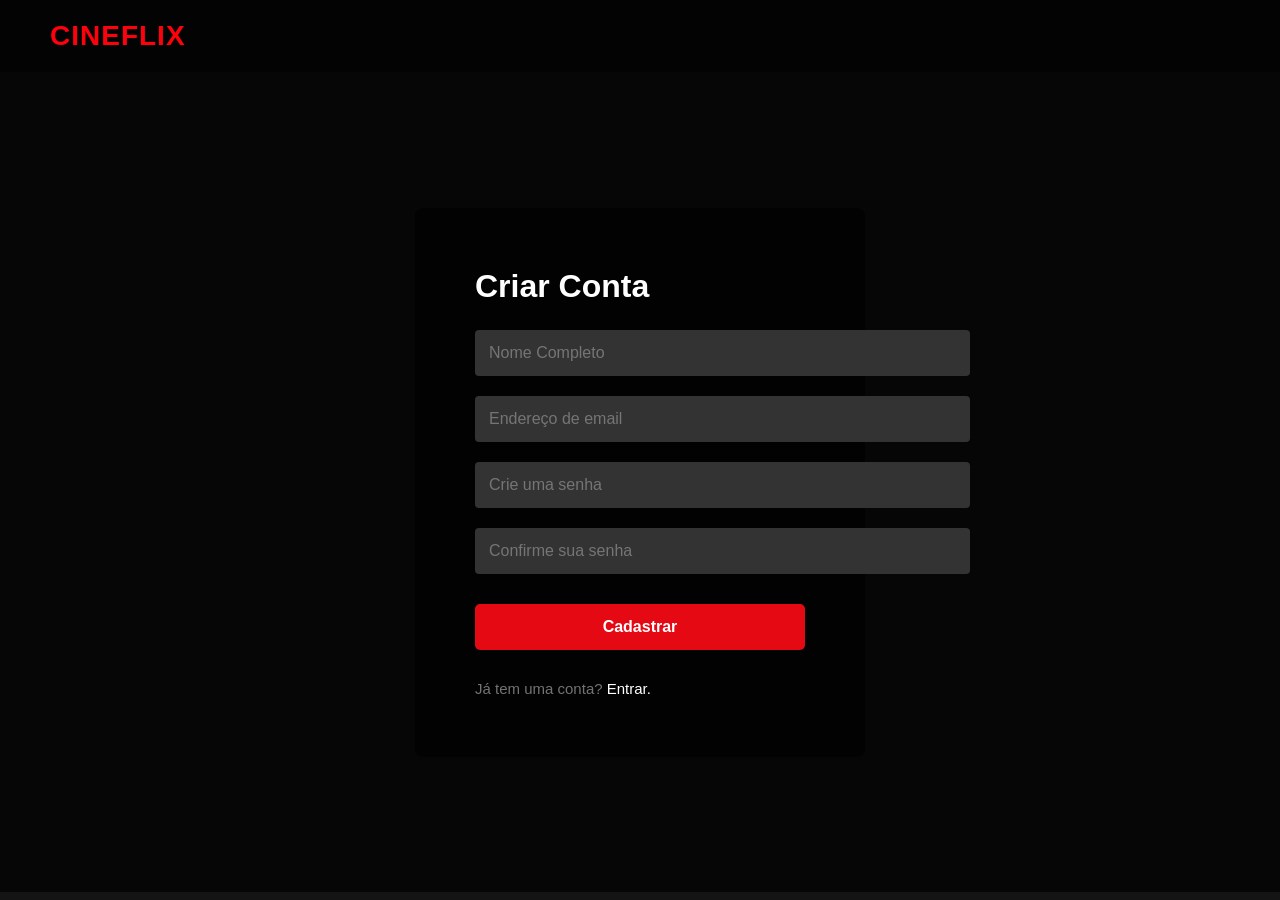
<file: cadastro.html>
<!DOCTYPE html>
<html lang="pt-BR">
<head>
    <meta charset="UTF-8">
    <meta name="viewport" content="width=device-width, initial-scale=1.0">
    <title>Criar Conta - CineFlix</title>
    <link rel="stylesheet" href="style.css">
</head>
<body>

    <header>
        <div class="logo"><a href="index.html" style="color: #ff000d;">CineFlix</a></div>
    </header>

    <div class="auth-wrapper">
        <div class="auth-box">
            <h2>Criar Conta</h2>
            <form action="#">
                <div class="input-group">
                    <input type="text" placeholder="Nome Completo" required>
                </div>
                <div class="input-group">
                    <input type="email" placeholder="Endereço de email" required>
                </div>
                <div class="input-group">
                    <input type="password" placeholder="Crie uma senha" minlength="6" required>
                </div>
                <div class="input-group">
                    <input type="password" placeholder="Confirme sua senha" minlength="6" required>
                </div>
             <button class="btn-primary" onclick="window.location.href='index.html'">Cadastrar</button>
            </form>
            <div class="auth-footer">
                Já tem uma conta? <a href="login.html">Entrar.</a>
            </div>
        </div>
    </div>

</body>
</html>
</file>
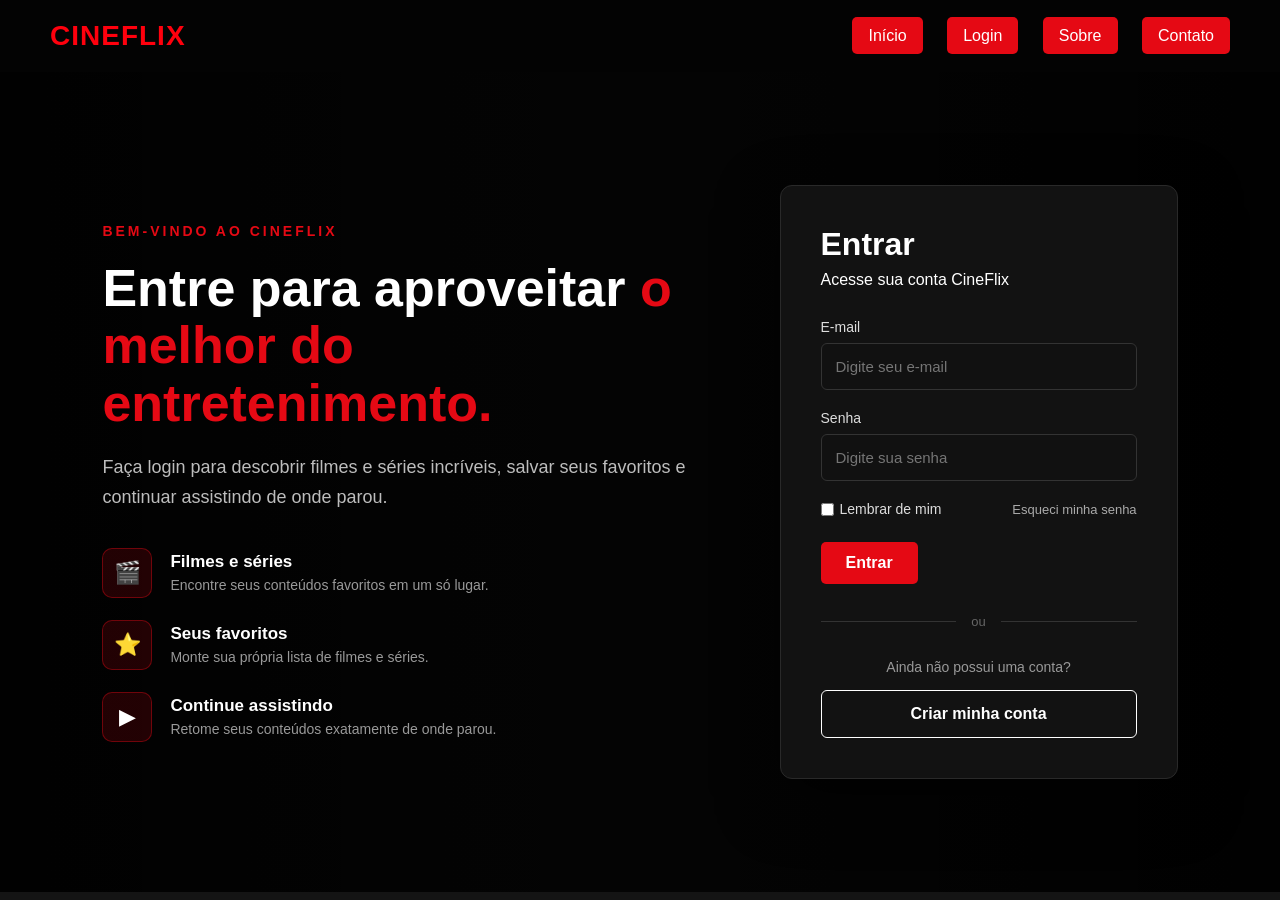
<file: login.html>
<!DOCTYPE html>
<html lang="pt-BR">

<head>
    <meta charset="UTF-8">
    <meta name="viewport" content="width=device-width, initial-scale=1.0">
    <title>CineFlix - Login</title>
    <link rel="stylesheet" href="style.css">
</head>

<body>

<header>
    <div class="logo">CineFlix</div>

    <nav>
        <a href="index.html" class="btn-nav">Início</a>
        <a href="index.html" class="btn-nav">Login</a>
        <a href="#" class="btn-nav">Sobre</a>
        <a href="inicial.html" class="btn-nav">Contato</a>
    </nav>
</header>

<main>

    <section class="login-page">

        <div class="login-content">

            <div class="login-text">

                <span class="login-destaque">
                    BEM-VINDO AO CINEFLIX
                </span>

                <h1>
                    Entre para aproveitar
                    <strong>o melhor do entretenimento.</strong>
                </h1>

                <p>
                    Faça login para descobrir filmes e séries incríveis,
                    salvar seus favoritos e continuar assistindo de onde parou.
                </p>

                <div class="beneficios">

                    <div class="beneficio">
                        <span>🎬</span>
                        <div>
                            <h3>Filmes e séries</h3>
                            <p>
                                Encontre seus conteúdos favoritos em um só lugar.
                            </p>
                        </div>
                    </div>

                    <div class="beneficio">
                        <span>⭐</span>
                        <div>
                            <h3>Seus favoritos</h3>
                            <p>
                                Monte sua própria lista de filmes e séries.
                            </p>
                        </div>
                    </div>

                    <div class="beneficio">
                        <span>▶</span>
                        <div>
                            <h3>Continue assistindo</h3>
                            <p>
                                Retome seus conteúdos exatamente de onde parou.
                            </p>
                        </div>
                    </div>

                </div>

            </div>

            <div class="login-box">

                <h2>Entrar</h2>

                <p class="login-subtitulo">
                    Acesse sua conta CineFlix
                </p>

                <form id="loginForm">

                    <label for="email">E-mail</label>

                    <input
                        type="email"
                        id="email"
                        placeholder="Digite seu e-mail"
                        required
                    >

                    <label for="senha">Senha</label>

                    <input
                        type="password"
                        id="senha"
                        placeholder="Digite sua senha"
                        required
                    >

                    <div class="login-opcoes">

                        <label class="lembrar">
                            <input type="checkbox" id="lembrar">
                            Lembrar de mim
                        </label>

                        <a href="recuperar-senha.html">
                            Esqueci minha senha
                        </a>

                    </div>

              <button class="btn-primary" onclick="window.location.href='index.html'">
                Entrar
              </button>

                </form>

                <div class="separador">
                    <span>ou</span>
                </div>

                <p class="criar-conta">
                    Ainda não possui uma conta?
                </p>

                <a href="cadastro.html" class="btn-cadastro">
                    Criar minha conta
                </a>

            </div>

        </div>

    </section>

</main>

</body>
</html>
</file>
<file: style.css>
* {
    margin: 0;
    padding: 0;
    box-sizing: border-box;
    font-family: 'Segoe UI', Tahoma, Geneva, Verdana, sans-serif;
}

body {
    background-color: #141414;
    color: #ffffff;
}

a {
    color: #e50914;
    text-decoration: none;
}

a:hover {
    text-decoration: underline;
}

header {
    background-color: rgba(0, 0, 0, 0.85);
    padding: 20px 50px;
    display: flex;
    justify-content: space-between;
    align-items: center;
    position: sticky;
    top: 0;
    z-index: 100;
}

.logo {
    color: #ff000d;
    font-size: 28px;
    font-weight: bold;
    text-transform: uppercase;
    letter-spacing: 1px;
}

nav a {
    color: #ffffff;
    margin-left: 20px;
    font-weight: 500;
}

.btn-nav {
    background-color: #e50914;
    padding: 10px 16px;
    border-radius: 5px;
}
.btn-nav2 {
    background-color: #e50914;
    padding: 10px 120px;
    border-radius: 5px;
    padding: center;
}

.btn-nav:hover {
    background-color: #b80710;
    text-decoration: none;
}

.hero {
    background: linear-gradient(rgba(0,0,0,0.6), rgba(20,20,20,1)), url('https://unsplash.com') no-repeat center center/cover;
    height: 60vh;
    display: flex;
    flex-direction: column;
    justify-content: center;
    padding: 0 50px;
}

.hero h1 {
    font-size: 48px;
    margin-bottom: 15px;
}

.hero p {
    font-size: 18px;
    max-width: 600px;
    margin-bottom: 25px;
    color: #cccccc;
}

.btn-primary {
    background-color: #e50914;
    color: white;
    padding: 12px 28px;
    font-size: 16px;
    font-weight: bold;
    border: none;
    border-radius: 4px;
    cursor: pointer;
    width: fit-content;
}

.btn-primary:hover {
    background-color: #b80710;
}

.content-section {
    padding: 40px 50px;
}

.content-section h2 {
    font-size: 30px;
    margin-bottom: 40px;
}

.grid-midia {
    display: grid;
    grid-template-columns: repeat(auto-fill, minmax(180px, 1fr));
    gap: 20px;
}

.card-midia {
    background-color: #2f2f2f;
    border-radius: 6px;
    overflow: hidden;
    transition: transform 0.3s ease;
    cursor: pointer;
}

.card-midia:hover {
    transform: scale(1.05);
}

.card-midia img {
    width: 100%;
    height: 290px;
    object-fit: cover;
}

.card-info {
    padding: 10px;
}

.card-info h3 {
    font-size: 20px;
    white-space: nowrap;
    overflow: hidden;
    text-overflow: ellipsis;
}

.card-info span {
    font-size: 12px;
    color: #aaaaaa;
}

.auth-wrapper {
    display: flex;
    justify-content: center;
    align-items: center;
    min-height: calc(100vh - 80px);
    background: linear-gradient(rgba(0,0,0,0.7), rgba(0,0,0,0.7)), url('https://unsplash.com') no-repeat center center/cover;
}

.auth-box {
    background-color: rgba(0, 0, 0, 0.75);
    padding: 60px;
    border-radius: 8px;
    width: 100%;
    max-width: 450px;
}

.auth-box h2 {
    margin-bottom: 25px;
    font-size: 32px;
}

.input-group {
    margin-bottom: 20px;
}

.input-group input {
    width: 150%;
    padding: 14px;
    background-color: #333333;
    border: none;
    border-radius: 4px;
    color: white;
    font-size: 16px;
}

.input-group input:focus {
    background-color: #454545;
    outline: none;
}

.auth-box .btn-primary {
    width: 100%;
    margin-top: 10px;
    padding: 14px;
}

.auth-footer {
    margin-top: 30px;
    color: #737373;
    font-size: 15px;
}

.auth-footer a {
    color: white;
}

.login-page {
min-height: calc(100vh - 80px);
display: flex;
align-items: center;
justify-content: center;
padding: 60px 8%;
background:
linear-gradient(
90deg,
rgba(0, 0, 0, 0.96),
rgba(0, 0, 0, 0.80),
rgba(0, 0, 0, 0.96)
),
url("https://images.unsplash.com/photo-1489599849927-2ee91cede3ba?auto=format&fit=crop&w=2000&q=80");
background-size: cover;
background-position: center;
}

.login-content {
width: 100%;
max-width: 1200px;
display: grid;
grid-template-columns: 1.2fr 0.8fr;
gap: 80px;
align-items: center;
}

.login-text {
max-width: 650px;
}

.login-destaque {
color: #e50914;
font-size: 14px;
font-weight: bold;
letter-spacing: 3px;
}

.login-text h1 {
color: white;
font-size: 52px;
line-height: 1.1;
margin: 20px 0;
}

.login-text h1 strong {
color: #e50914;
}

.login-text > p {
color: #bdbdbd;
font-size: 18px;
line-height: 1.7;
margin-bottom: 35px;
}

.beneficios {
display: flex;
flex-direction: column;
gap: 22px;
}

.beneficio {
display: flex;
align-items: center;
gap: 18px;
}

.beneficio > span {
width: 50px;
height: 50px;
display: flex;
align-items: center;
justify-content: center;
background: rgba(229, 9, 20, 0.15);
border: 1px solid rgba(229, 9, 20, 0.4);
border-radius: 10px;
font-size: 22px;
}

.beneficio h3 {
color: white;
font-size: 17px;
margin: 0 0 5px;
}

.beneficio p {
color: #999;
font-size: 14px;
margin: 0;
}

.login-box {
background: rgba(20, 20, 20, 0.95);
border: 1px solid #292929;
border-radius: 12px;
padding: 40px;
box-shadow: 0 20px 60px rgba(0, 0, 0, 0.6);
}

.login-box h2 {
color: white;
font-size: 32px;
margin: 0 0 8px;
}

.login-subtitulo {
color: #ffffff;
margin-bottom: 30px;
}

.login-box form {
display: flex;
flex-direction: column;
}

.login-box label {
color: #ddd;
font-size: 14px;
margin-bottom: 8px;
}

.login-box input[type="email"],
.login-box input[type="password"] {
width: 100%;
box-sizing: border-box;
padding: 14px;
margin-bottom: 20px;
border: 1px solid #333;
border-radius: 6px;
background: #111;
color: white;
font-size: 15px;
outline: none;
}

.login-box input[type="email"]:focus,
.login-box input[type="password"]:focus {
border-color: #ffffff;
}

.login-opcoes {
display: flex;
justify-content: space-between;
align-items: center;
margin-bottom: 25px;
font-size: 13px;
}

.login-opcoes a {
color: #aaa;
text-decoration: none;
}

.login-opcoes a:hover {
color: #e50914;
}

.lembrar {
display: flex;
align-items: center;
gap: 6px;
margin: 0 !important;
}

.lembrar input {
accent-color: #e50914;
}

.btn-login {
width: 100%;
padding: 15px;
border: none;
border-radius: 6px;
background: #e50914;
color: white;
font-size: 16px;
font-weight: bold;
cursor: pointer;
transition: 0.3s;
}

.btn-login:hover {
background: #b20710;
transform: translateY(-2px);
}

.separador {
display: flex;
align-items: center;
gap: 15px;
margin: 30px 0;
color: #666;
}

.separador::before,
.separador::after {
content: "";
flex: 1;
height: 1px;
background: #333;
}

.separador span {
font-size: 13px;
}

.criar-conta {
text-align: center;
color: #999;
font-size: 14px;
margin-bottom: 15px;
}

.btn-cadastro {
display: block;
text-align: center;
padding: 14px;
border: 1px solid #ffffff;
border-radius: 6px;
color: white;
text-decoration: none;
font-weight: bold;
transition: 0.3s;
}

.btn-cadastro:hover {
border-color: #e50914;
color: #e50914;
}

@media (max-width: 900px) {
.login-content {
grid-template-columns: 1fr;
gap: 40px;
}

.login-text {
    text-align: center;
    margin: auto;
}

.login-text h1 {
    font-size: 40px;
}

.beneficio {
    text-align: left;
}


}

@media (max-width: 600px) {
.login-page {
padding: 40px 20px;
}


.login-text h1 {
    font-size: 32px;
}

.login-text > p {
    font-size: 16px;
}

.login-box {
    padding: 25px;
}

.login-opcoes {
    flex-direction: column;
    align-items: flex-start;
    gap: 12px;
}


}
.hero {
    position: relative;
    width: 100%;
    height: 600px;
    overflow: hidden;
}

.hero img {
    width: 100%;
    height: 100%;
    object-fit: cover;
    display: block;
}

.hero::after {
    content: "";
    position: absolute;
    inset: 0;
    background: linear-gradient(
        to right,
        rgba(0, 0, 0, 0.85),
        rgba(0, 0, 0, 0.35),
        rgba(0, 0, 0, 0.1)
    );
}

.hero-content {
    position: absolute;
    z-index: 2;
    top: 50%;
    left: 8%;
    transform: translateY(-50%);
    max-width: 500px;
    color: white;
}

.hero-content h1 {
    font-size: 50px;
    margin-bottom: 20px;
}

.hero-content p {
    font-size: 18px;
    line-height: 1.5;
    margin-bottom: 25px;
}

.btn-primary {
    padding: 12px 25px;
    border: none;
    border-radius: 5px;
    cursor: pointer;
    font-size: 16px;
}
</file>
